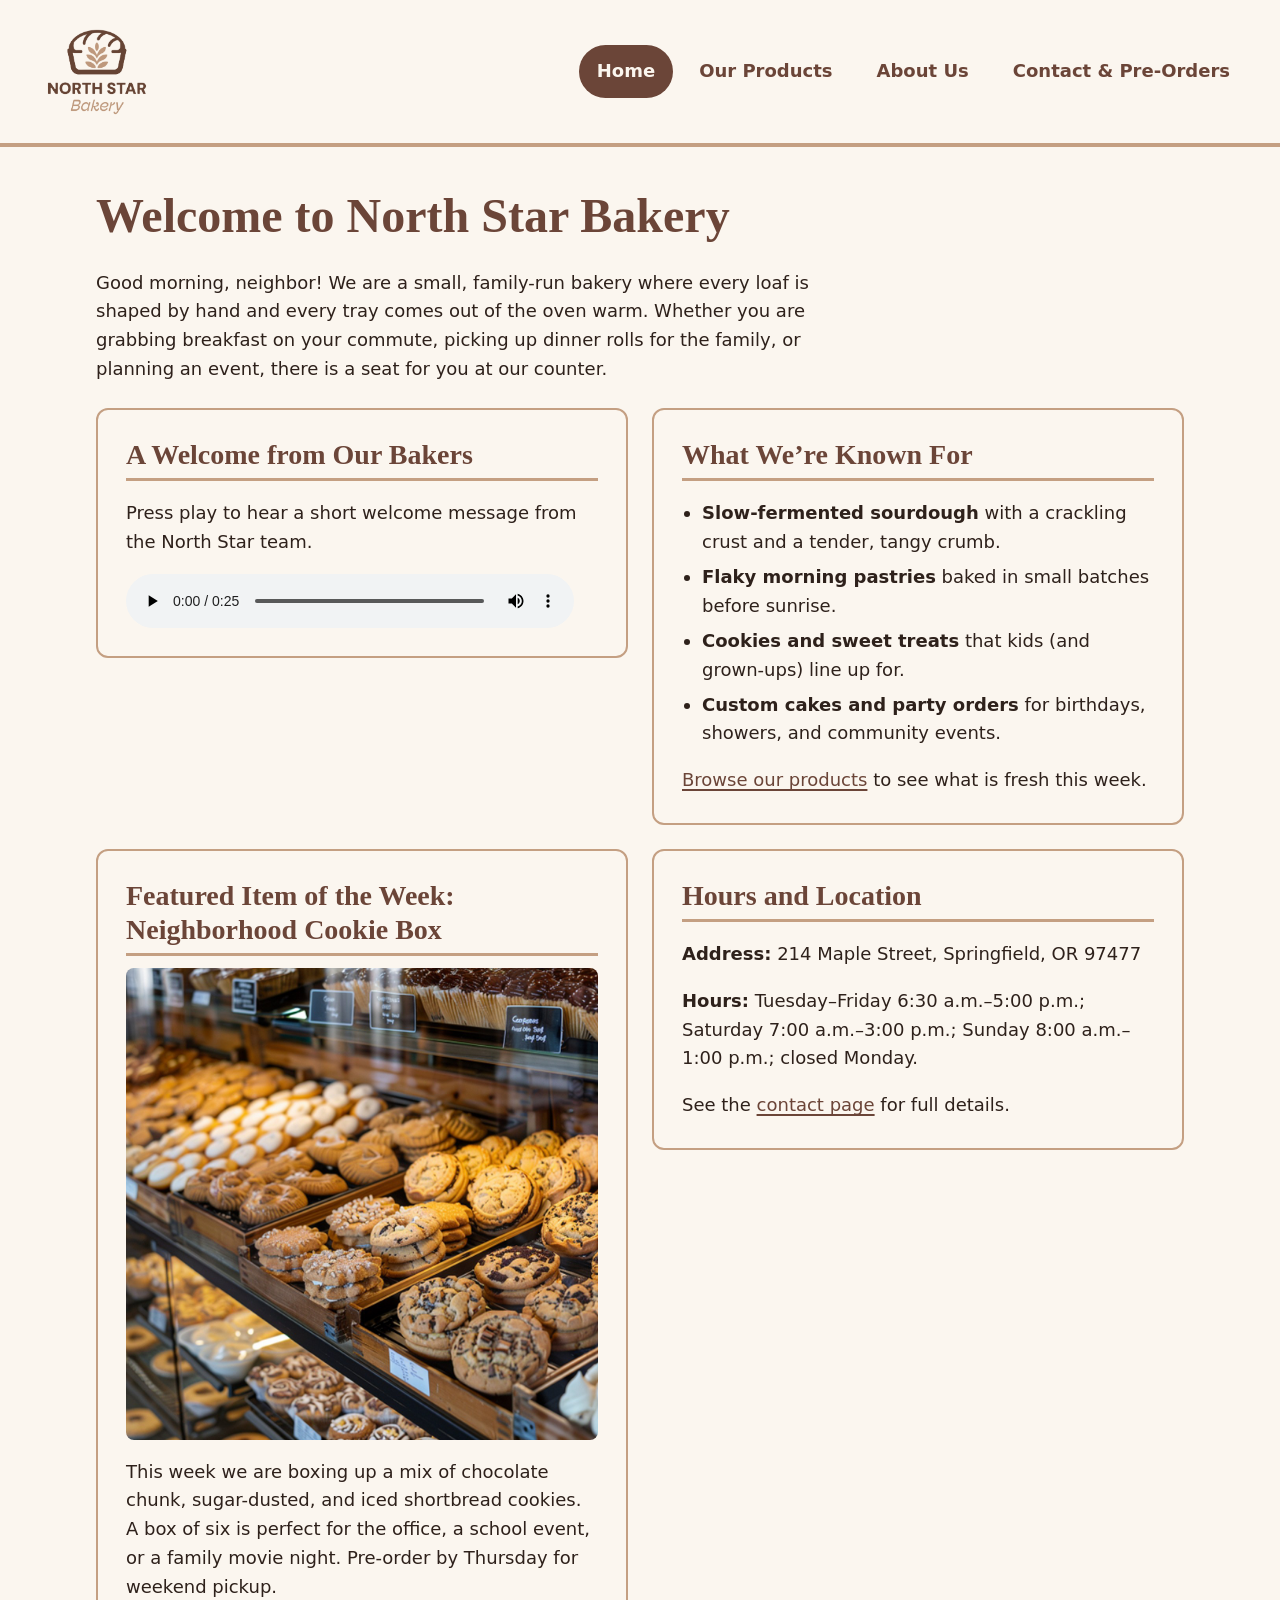
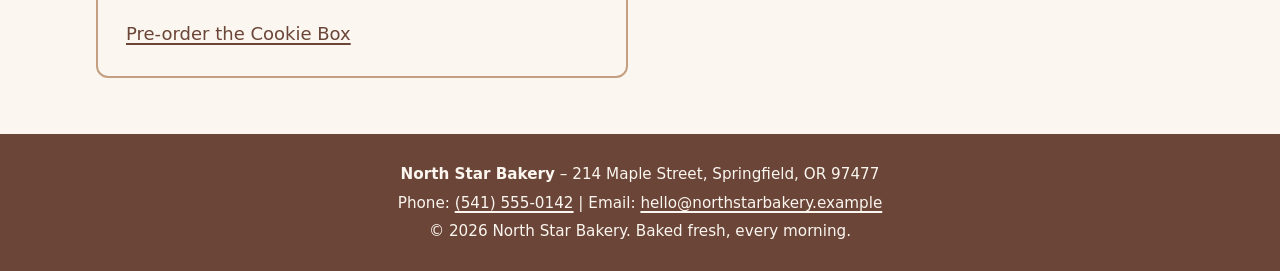
<file: index.html>
<!DOCTYPE html>
<html lang="en">
<head>
  <meta charset="UTF-8">
  <meta name="viewport" content="width=device-width, initial-scale=1.0">
  <meta name="description" content="North Star Bakery is a neighborhood bakery offering handmade breads, pastries, and cakes.">
  <title>North Star Bakery | Fresh Handmade Bread and Pastries</title>
   <link rel="stylesheet" href="styles.css">
</head>
<body>
  <a href="#main-content">Skip to main content</a>
  <header>
    <a href="index.html"><img src="bakery-logo.png" alt="North Star Bakery logo: a loaf of bread with a wheat sprig inside" width="150"></a>
    <nav aria-label="Main navigation">
      <ul>
        <li><a href="index.html" aria-current="page">Home</a></li>
        <li><a href="products.html">Our Products</a></li>
        <li><a href="about.html">About Us</a></li>
        <li><a href="contact.html">Contact &amp; Pre-Orders</a></li>
      </ul>
    </nav>
  </header>

  <main id="main-content">
    <h1>Welcome to North Star Bakery</h1>
    <p>Good morning, neighbor! We are a small, family-run bakery where every loaf is shaped by hand and every tray comes out of the oven warm. Whether you are grabbing breakfast on your commute, picking up dinner rolls for the family, or planning an event, there is a seat for you at our counter.</p>

    <section aria-labelledby="welcome-audio-heading">
      <h2 id="welcome-audio-heading">A Welcome from Our Bakers</h2>
      <p>Press play to hear a short welcome message from the North Star team.</p>
      <audio controls preload="metadata">
        <source src="bakery-welcome.mp3" type="audio/mpeg">
        <p>Your browser does not support the audio element. You can
          <a href="bakery-welcome.mp3">download the North Star Bakery welcome message (MP3)</a>
          instead. In it, our bakers welcome you to the neighborhood and invite you to stop by or place a pre-order.</p>
      </audio>
    </section>

    <section aria-labelledby="known-for-heading">
      <h2 id="known-for-heading">What We&rsquo;re Known For</h2>
      <ul>
        <li><strong>Slow-fermented sourdough</strong> with a crackling crust and a tender, tangy crumb.</li>
        <li><strong>Flaky morning pastries</strong> baked in small batches before sunrise.</li>
        <li><strong>Cookies and sweet treats</strong> that kids (and grown-ups) line up for.</li>
        <li><strong>Custom cakes and party orders</strong> for birthdays, showers, and community events.</li>
      </ul>
      <p><a href="products.html">Browse our products</a> to see what is fresh this week.</p>
    </section>

    <section aria-labelledby="featured-heading">
      <h2 id="featured-heading">Featured Item of the Week: Neighborhood Cookie Box</h2>
      <picture>
        <source media="(min-width: 800px)" srcset="bakery-feature-large.jpg">
        <img src="bakery-feature-small.jpg" alt="Display shelves of freshly baked cookies, including chocolate chunk, sugar-dusted and iced shortbread cookies, in wooden trays" width="600">
      </picture>
      <p>This week we are boxing up a mix of chocolate chunk, sugar-dusted, and iced shortbread cookies. A box of six is perfect for the office, a school event, or a family movie night. Pre-order by Thursday for weekend pickup.</p>
      <p><a href="contact.html">Pre-order the Cookie Box</a></p>
    </section>

    <section aria-labelledby="visit-heading">
      <h2 id="visit-heading">Hours and Location</h2>
      <p><strong>Address:</strong> 214 Maple Street, Springfield, OR 97477</p>
      <p><strong>Hours:</strong> Tuesday&ndash;Friday 6:30 a.m.&ndash;5:00 p.m.; Saturday 7:00 a.m.&ndash;3:00 p.m.; Sunday 8:00 a.m.&ndash;1:00 p.m.; closed Monday.</p>
      <p>See the <a href="contact.html">contact page</a> for full details.</p>
    </section>
  </main>

  <footer>
    <p><strong>North Star Bakery</strong> &ndash; 214 Maple Street, Springfield, OR 97477</p>
    <p>Phone: <a href="tel:+15415550142">(541) 555-0142</a> | Email: <a href="mailto:hello@northstarbakery.example">hello@northstarbakery.example</a></p>
    <p>&copy; 2026 North Star Bakery. Baked fresh, every morning.</p>
  </footer>
</body>
</html>
</file>
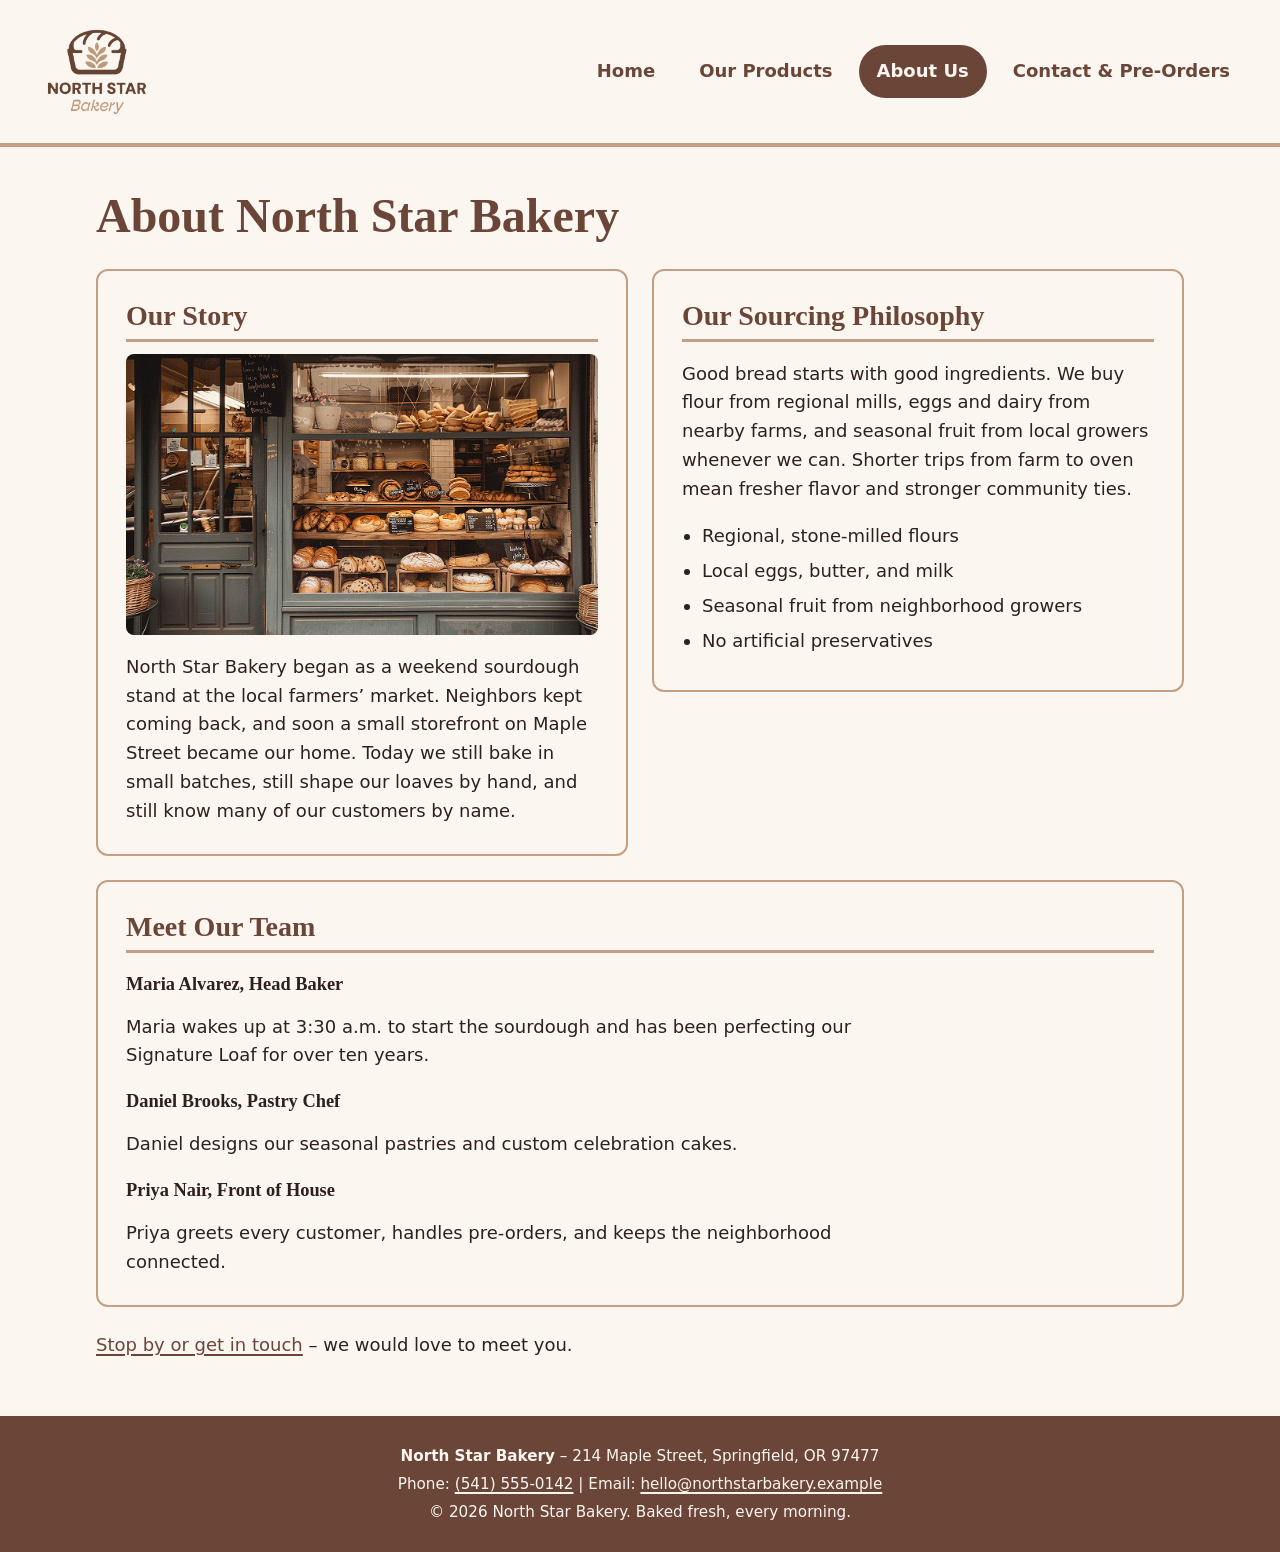
<file: about.html>
<!DOCTYPE html>
<html lang="en">
<head>
  <meta charset="UTF-8">
  <meta name="viewport" content="width=device-width, initial-scale=1.0">
  <meta name="description" content="The story, sourcing philosophy, and team behind North Star Bakery.">
  <title>About Us | North Star Bakery</title>
   <link rel="stylesheet" href="styles.css">
</head>
<body>
  <a href="#main-content">Skip to main content</a>
  <header>
    <a href="index.html"><img src="bakery-logo.png" alt="North Star Bakery logo: a loaf of bread with a wheat sprig inside" width="150"></a>
    <nav aria-label="Main navigation">
      <ul>
        <li><a href="index.html">Home</a></li>
        <li><a href="products.html">Our Products</a></li>
        <li><a href="about.html" aria-current="page">About Us</a></li>
        <li><a href="contact.html">Contact &amp; Pre-Orders</a></li>
      </ul>
    </nav>
  </header>

  <main id="main-content">
    <h1>About North Star Bakery</h1>

    <section aria-labelledby="story-heading">
      <h2 id="story-heading">Our Story</h2>
      <img src="bakery-storefront.jpg" alt="The North Star Bakery storefront, with a gray-green door and a window full of breads, rolls, and pastries on wooden shelves" width="600">
      <p>North Star Bakery began as a weekend sourdough stand at the local farmers&rsquo; market. Neighbors kept coming back, and soon a small storefront on Maple Street became our home. Today we still bake in small batches, still shape our loaves by hand, and still know many of our customers by name.</p>
    </section>

    <section aria-labelledby="sourcing-heading">
      <h2 id="sourcing-heading">Our Sourcing Philosophy</h2>
      <p>Good bread starts with good ingredients. We buy flour from regional mills, eggs and dairy from nearby farms, and seasonal fruit from local growers whenever we can. Shorter trips from farm to oven mean fresher flavor and stronger community ties.</p>
      <ul>
        <li>Regional, stone-milled flours</li>
        <li>Local eggs, butter, and milk</li>
        <li>Seasonal fruit from neighborhood growers</li>
        <li>No artificial preservatives</li>
      </ul>
    </section>

    <section aria-labelledby="staff-heading">
      <h2 id="staff-heading">Meet Our Team</h2>
      <h3>Maria Alvarez, Head Baker</h3>
      <p>Maria wakes up at 3:30 a.m. to start the sourdough and has been perfecting our Signature Loaf for over ten years.</p>
      <h3>Daniel Brooks, Pastry Chef</h3>
      <p>Daniel designs our seasonal pastries and custom celebration cakes.</p>
      <h3>Priya Nair, Front of House</h3>
      <p>Priya greets every customer, handles pre-orders, and keeps the neighborhood connected.</p>
    </section>

    <p><a href="contact.html">Stop by or get in touch</a> &ndash; we would love to meet you.</p>
  </main>

  <footer>
    <p><strong>North Star Bakery</strong> &ndash; 214 Maple Street, Springfield, OR 97477</p>
    <p>Phone: <a href="tel:+15415550142">(541) 555-0142</a> | Email: <a href="mailto:hello@northstarbakery.example">hello@northstarbakery.example</a></p>
    <p>&copy; 2026 North Star Bakery. Baked fresh, every morning.</p>
  </footer>
</body>
</html>
</file>
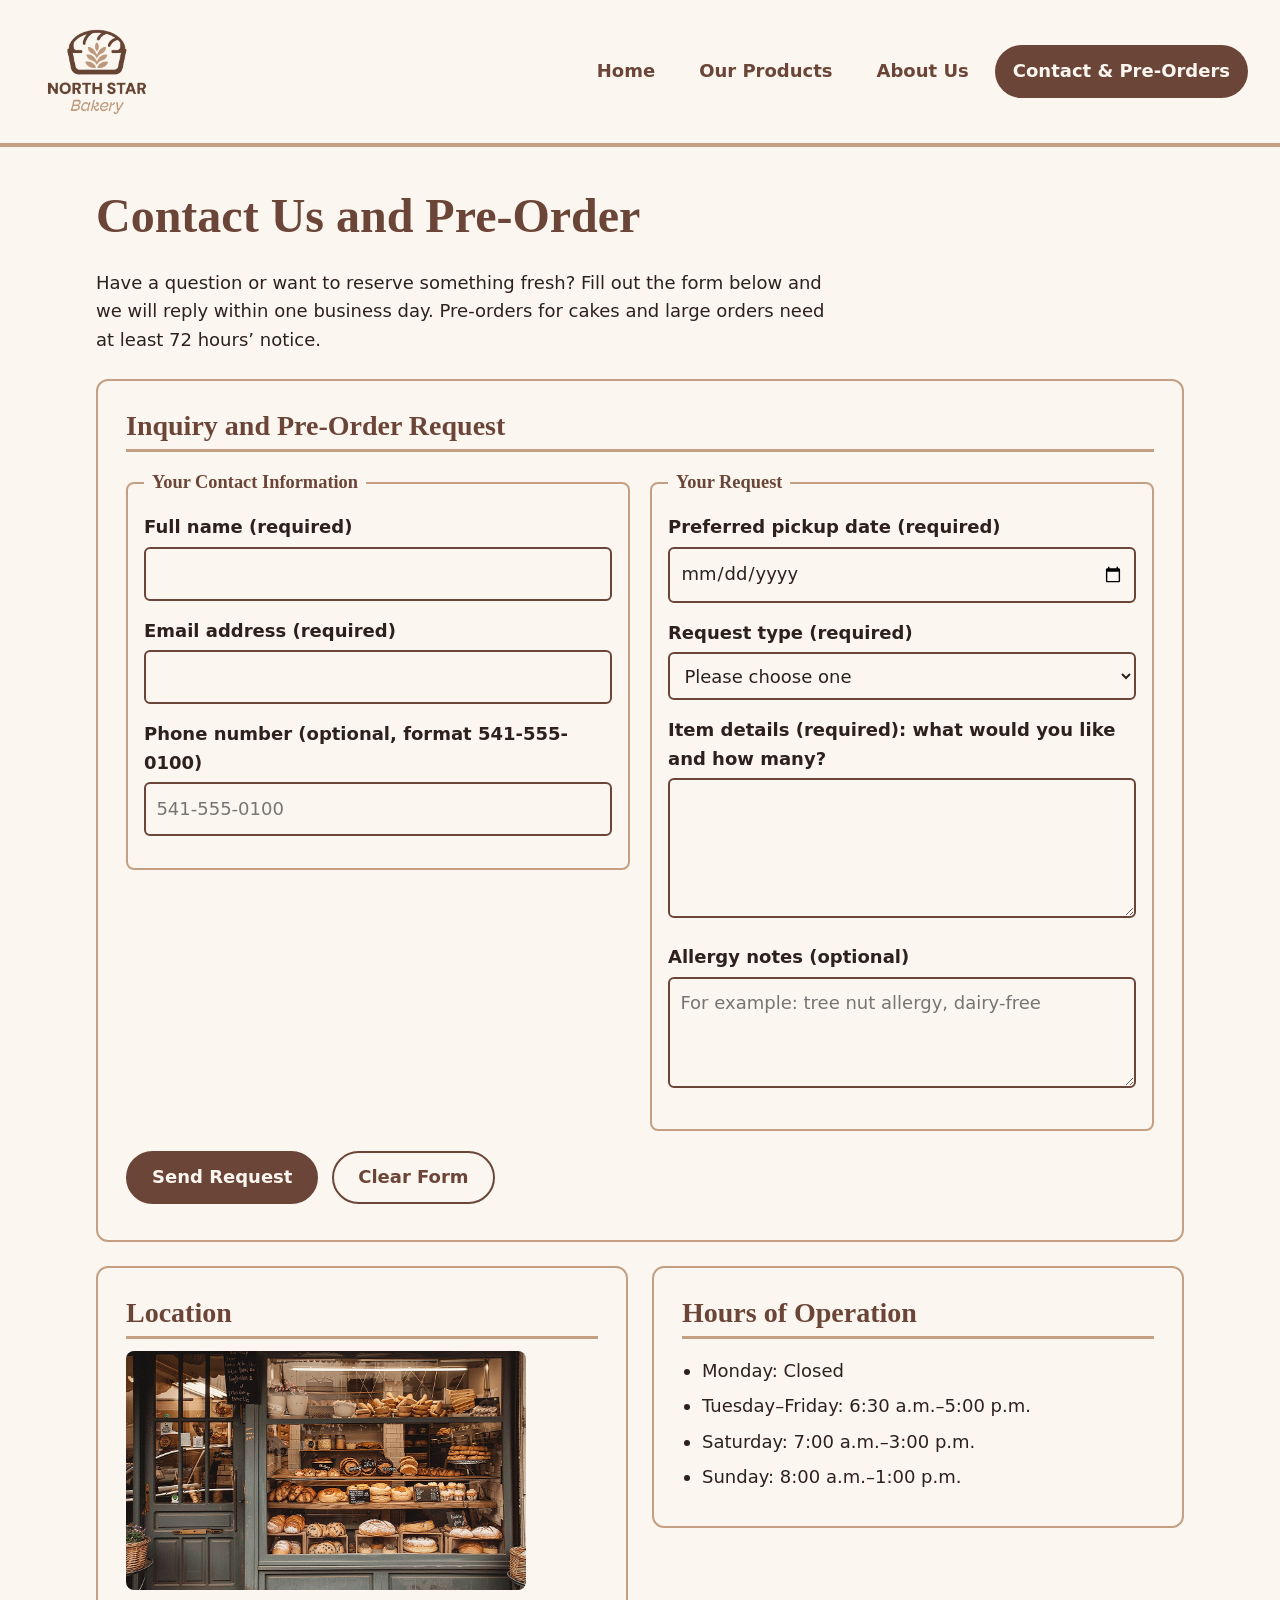
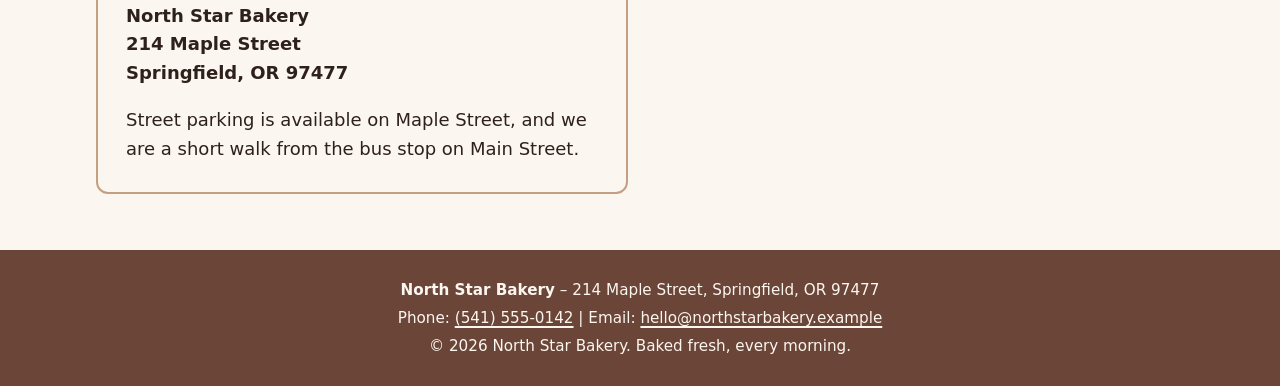
<file: contact.html>
<!DOCTYPE html>
<html lang="en">
<head>
  <meta charset="UTF-8">
  <meta name="viewport" content="width=device-width, initial-scale=1.0">
  <meta name="description" content="Send an inquiry or pre-order request to North Star Bakery. Find our hours and location.">
  <title>Contact and Pre-Orders | North Star Bakery</title>
  <link rel="stylesheet" href="styles.css">
  <script src="shared.js" defer></script>
  <script src="contact.js" defer></script>
</head>
<body>
  <a href="#main-content">Skip to main content</a>
  <header>
    <a href="index.html"><img src="bakery-logo.png" alt="North Star Bakery logo: a loaf of bread with a wheat sprig inside" width="150"></a>
    <nav aria-label="Main navigation">
      <ul>
        <li><a href="index.html">Home</a></li>
        <li><a href="products.html">Our Products</a></li>
        <li><a href="about.html">About Us</a></li>
        <li><a href="contact.html" aria-current="page">Contact &amp; Pre-Orders</a></li>
      </ul>
    </nav>
  </header>

  <main id="main-content">
    <h1>Contact Us and Pre-Order</h1>
    <p>Have a question or want to reserve something fresh? Fill out the form below and we will reply within one business day. Pre-orders for cakes and large orders need at least 72 hours&rsquo; notice.</p>

    <section aria-labelledby="form-heading">
      <h2 id="form-heading">Inquiry and Pre-Order Request</h2>
      <p id="prefill-note" hidden></p>
      <p id="form-status" role="status" tabindex="-1"></p>
      <form id="preorder-form" action="#" method="post" novalidate>
        <fieldset>
          <legend>Your Contact Information</legend>
          <p>
            <label for="name">Full name (required)</label><br>
            <input type="text" id="name" aria-describedby="name-error" name="name" required minlength="2" maxlength="60" autocomplete="name">
            <span class="error" id="name-error"></span>
          </p>
          <p>
            <label for="email">Email address (required)</label><br>
            <input type="email" id="email" aria-describedby="email-error" name="email" required autocomplete="email">
            <span class="error" id="email-error"></span>
          </p>
          <p>
            <label for="phone">Phone number (optional, format 541-555-0100)</label><br>
            <input type="tel" id="phone" aria-describedby="phone-error" name="phone" pattern="[0-9]{3}-[0-9]{3}-[0-9]{4}" placeholder="541-555-0100" autocomplete="tel">
            <span class="error" id="phone-error"></span>
          </p>
        </fieldset>

        <fieldset>
          <legend>Your Request</legend>
          <p>
            <label for="pickup-date">Preferred pickup date (required)</label><br>
            <input type="date" id="pickup-date" aria-describedby="pickup-date-error" name="pickup-date" required>
            <span class="error" id="pickup-date-error"></span>
          </p>
          <p>
            <label for="request-type">Request type (required)</label><br>
            <select id="request-type" aria-describedby="request-type-error" name="request-type" required>
              <option value="">Please choose one</option>
              <option value="pre-order">Pre-order</option>
              <option value="general-question">General question</option>
              <option value="event-catering">Event or catering inquiry</option>
            </select>
            <span class="error" id="request-type-error"></span>
          </p>
          <p>
            <label for="item-details">Item details (required): what would you like and how many?</label><br>
            <textarea id="item-details" aria-describedby="item-details-error" name="item-details" rows="4" cols="40" required minlength="10" maxlength="500"></textarea>
            <span class="error" id="item-details-error"></span>
          </p>
          <p>
            <label for="allergies">Allergy notes (optional)</label><br>
            <textarea id="allergies" aria-describedby="allergies-error" name="allergies" rows="3" cols="40" maxlength="300" placeholder="For example: tree nut allergy, dairy-free"></textarea>
            <span class="error" id="allergies-error"></span>
          </p>
        </fieldset>

        <p><button type="submit">Send Request</button> <button type="reset">Clear Form</button></p>
      </form>
    </section>

    <section aria-labelledby="location-heading">
      <h2 id="location-heading">Location</h2>
      <img src="bakery-storefront.jpg" alt="Front of North Star Bakery, a gray-green storefront with a window display of fresh bread" width="400">
      <address>
        North Star Bakery<br>
        214 Maple Street<br>
        Springfield, OR 97477
      </address>
      <p>Street parking is available on Maple Street, and we are a short walk from the bus stop on Main Street.</p>
    </section>

    <section aria-labelledby="hours-heading">
      <h2 id="hours-heading">Hours of Operation</h2>
      <ul>
        <li>Monday: Closed</li>
        <li>Tuesday&ndash;Friday: 6:30 a.m.&ndash;5:00 p.m.</li>
        <li>Saturday: 7:00 a.m.&ndash;3:00 p.m.</li>
        <li>Sunday: 8:00 a.m.&ndash;1:00 p.m.</li>
      </ul>
    </section>
  </main>

  <footer>
    <p><strong>North Star Bakery</strong> &ndash; 214 Maple Street, Springfield, OR 97477</p>
    <p>Phone: <a href="tel:+15415550142">(541) 555-0142</a> | Email: <a href="mailto:hello@northstarbakery.example">hello@northstarbakery.example</a></p>
    <p>&copy; 2026 North Star Bakery. Baked fresh, every morning.</p>
  </footer>
</body>
</html>
</file>
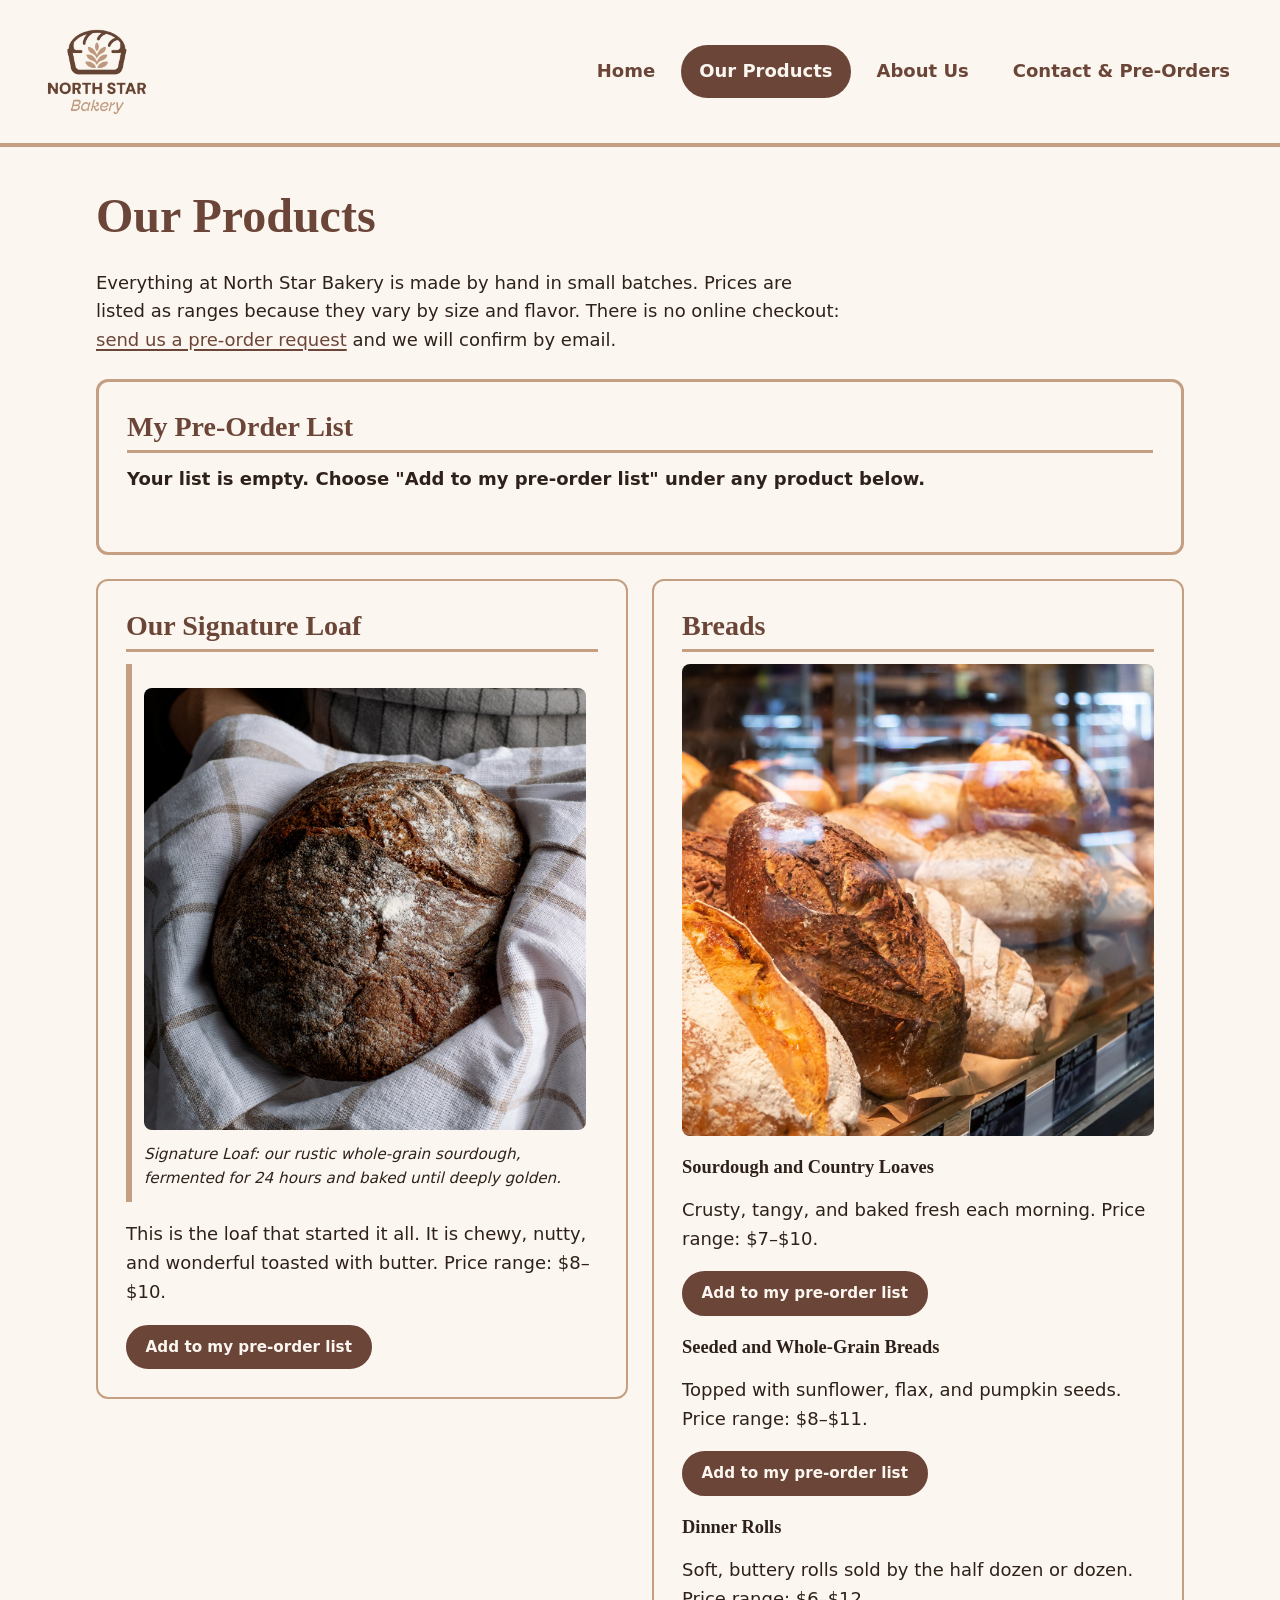
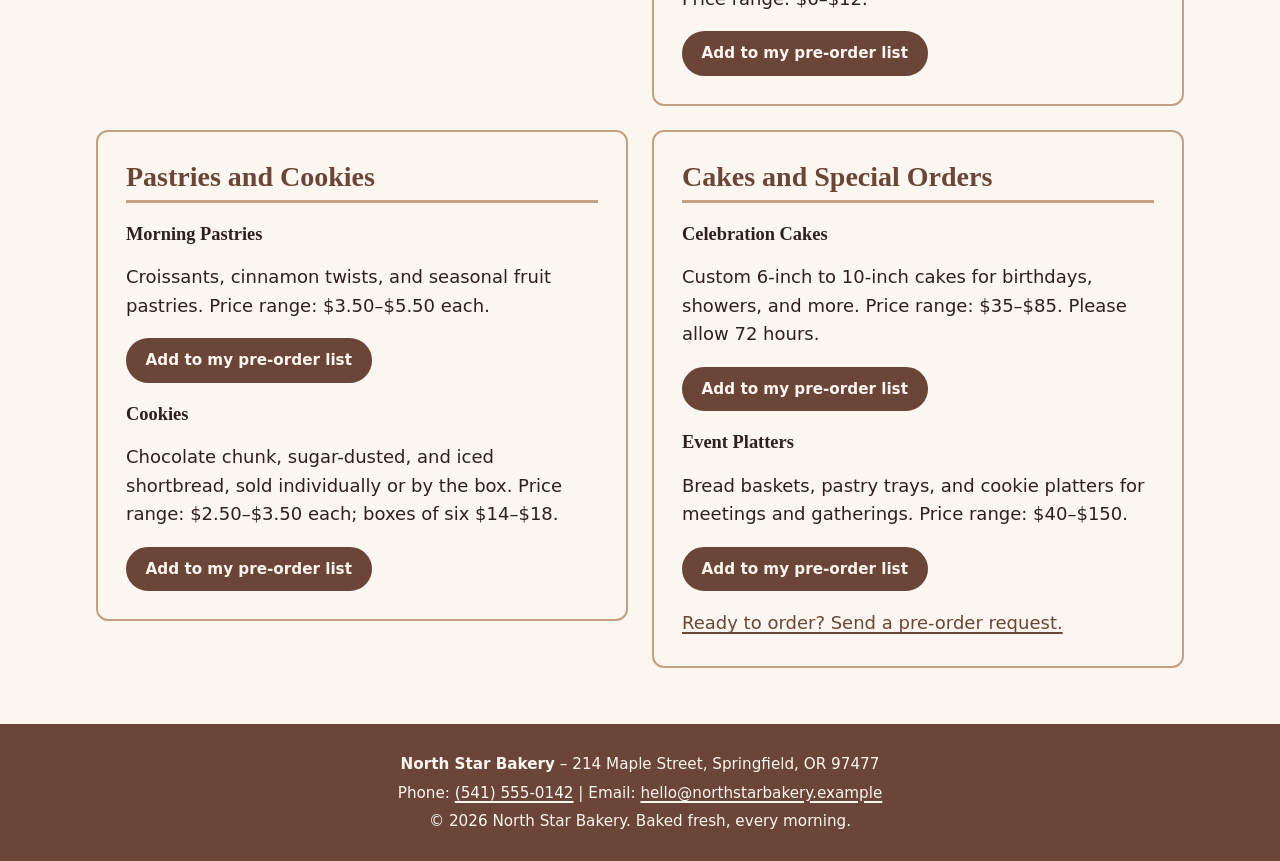
<file: products.html>
<!DOCTYPE html>
<html lang="en">
<head>
  <meta charset="UTF-8">
  <meta name="viewport" content="width=device-width, initial-scale=1.0">
  <meta name="description" content="Breads, pastries, cookies, and cakes from North Star Bakery, with price ranges.">
  <title>Our Products | North Star Bakery</title>
  <link rel="stylesheet" href="styles.css">
  <script src="shared.js" defer></script>
  <script src="products.js" defer></script>
</head>
<body>
  <a href="#main-content">Skip to main content</a>
  <header>
    <a href="index.html"><img src="bakery-logo.png" alt="North Star Bakery logo: a loaf of bread with a wheat sprig inside" width="150"></a>
    <nav aria-label="Main navigation">
      <ul>
        <li><a href="index.html">Home</a></li>
        <li><a href="products.html" aria-current="page">Our Products</a></li>
        <li><a href="about.html">About Us</a></li>
        <li><a href="contact.html">Contact &amp; Pre-Orders</a></li>
      </ul>
    </nav>
  </header>

  <main id="main-content">
    <h1>Our Products</h1>
    <p>Everything at North Star Bakery is made by hand in small batches. Prices are listed as ranges because they vary by size and flavor. There is no online checkout: <a href="contact.html">send us a pre-order request</a> and we will confirm by email.</p>

    <section id="preorder-list" aria-labelledby="list-heading">
      <h2 id="list-heading">My Pre-Order List</h2>
      <p id="list-status" tabindex="-1" aria-live="polite"></p>
      <ul id="list-items"></ul>
      <p id="list-total" hidden></p>
      <p>
        <a id="send-list" href="contact.html" hidden>Send my list as a pre-order request</a>
        <button type="button" id="clear-list" hidden>Clear list</button>
      </p>
    </section>

    <section aria-labelledby="signature-heading">
      <h2 id="signature-heading">Our Signature Loaf</h2>
      <figure>
        <img src="bakery-signature-loaf.jpg" alt="A round, flour-dusted loaf of dark sourdough resting in a white and tan checked kitchen towel" width="500">
        <figcaption>Signature Loaf: our rustic whole-grain sourdough, fermented for 24 hours and baked until deeply golden.</figcaption>
      </figure>
      <p>This is the loaf that started it all. It is chewy, nutty, and wonderful toasted with butter. Price range: $8&ndash;$10.</p>
      <div class="product-action" data-product-id="signature-loaf"></div>
    </section>

    <section aria-labelledby="breads-heading">
      <h2 id="breads-heading">Breads</h2>
      <img src="bakery-bread.jpg" alt="Rows of crusty artisan loaves, some seeded and some dusted with flour, on a bakery display shelf" width="500">
      <h3>Sourdough and Country Loaves</h3>
      <p>Crusty, tangy, and baked fresh each morning. Price range: $7&ndash;$10.</p>
      <div class="product-action" data-product-id="sourdough-country"></div>
      <h3>Seeded and Whole-Grain Breads</h3>
      <p>Topped with sunflower, flax, and pumpkin seeds. Price range: $8&ndash;$11.</p>
      <div class="product-action" data-product-id="seeded-whole-grain"></div>
      <h3>Dinner Rolls</h3>
      <p>Soft, buttery rolls sold by the half dozen or dozen. Price range: $6&ndash;$12.</p>
      <div class="product-action" data-product-id="dinner-rolls"></div>
    </section>

    <section aria-labelledby="pastries-heading">
      <h2 id="pastries-heading">Pastries and Cookies</h2>
      <h3>Morning Pastries</h3>
      <p>Croissants, cinnamon twists, and seasonal fruit pastries. Price range: $3.50&ndash;$5.50 each.</p>
      <div class="product-action" data-product-id="morning-pastries"></div>
      <h3>Cookies</h3>
      <p>Chocolate chunk, sugar-dusted, and iced shortbread, sold individually or by the box. Price range: $2.50&ndash;$3.50 each; boxes of six $14&ndash;$18.</p>
      <div class="product-action" data-product-id="cookies"></div>
    </section>

    <section aria-labelledby="cakes-heading">
      <h2 id="cakes-heading">Cakes and Special Orders</h2>
      <h3>Celebration Cakes</h3>
      <p>Custom 6-inch to 10-inch cakes for birthdays, showers, and more. Price range: $35&ndash;$85. Please allow 72 hours.</p>
      <div class="product-action" data-product-id="celebration-cakes"></div>
      <h3>Event Platters</h3>
      <p>Bread baskets, pastry trays, and cookie platters for meetings and gatherings. Price range: $40&ndash;$150.</p>
      <div class="product-action" data-product-id="event-platters"></div>
      <p><a href="contact.html">Ready to order? Send a pre-order request.</a></p>
    </section>
  </main>

  <footer>
    <p><strong>North Star Bakery</strong> &ndash; 214 Maple Street, Springfield, OR 97477</p>
    <p>Phone: <a href="tel:+15415550142">(541) 555-0142</a> | Email: <a href="mailto:hello@northstarbakery.example">hello@northstarbakery.example</a></p>
    <p>&copy; 2026 North Star Bakery. Baked fresh, every morning.</p>
  </footer>
</body>
</html>
</file>
<file: styles.css>
/* ==========================================================
   North Star Bakery - Visual Design System
   Palette (4 colors, taken from the logo):
     --cream  #FBF6EF  page background
     --brown  #6B4538  headings, links, buttons, footer
     --tan    #C49F82  borders and decorative accents only
     --ink    #2E211B  body text
   Fonts (2 families): Georgia (headings), system sans-serif (body)
   Approach: mobile-first; Flexbox layout; media queries at 48em and 64em
   ========================================================== */

:root {
  --cream: #FBF6EF;
  --brown: #6B4538;
  --tan: #C49F82;
  --ink: #2E211B;
  --font-heading: Georgia, "Times New Roman", serif;
  --font-body: system-ui, -apple-system, "Segoe UI", Roboto, Arial, sans-serif;
  --space: 1rem;
}

/* ---------- Base (mobile first) ---------- */
*,
*::before,
*::after {
  box-sizing: border-box;
}

body {
  margin: 0;
  background-color: var(--cream);
  color: var(--ink);
  font-family: var(--font-body);
  font-size: 1rem;
  line-height: 1.6;
}

img {
  display: block;
  max-width: 100%;
  height: auto;
  border-radius: 8px;
}

a {
  color: var(--brown);
  text-decoration-thickness: 2px;
  text-underline-offset: 3px;
}

a:hover {
  text-decoration-color: var(--tan);
}

a:focus-visible,
button:focus-visible,
input:focus-visible,
select:focus-visible,
textarea:focus-visible {
  outline: 3px solid var(--brown);
  outline-offset: 3px;
}

/* ---------- Skip link (visible only when focused) ---------- */
body > a:first-child {
  position: absolute;
  left: -999px;
  top: 0;
  padding: 0.75rem 1rem;
  background-color: var(--brown);
  color: var(--cream);
  z-index: 10;
}

body > a:first-child:focus {
  left: 0;
}

/* ---------- Header and navigation ---------- */
header {
  display: flex;
  flex-direction: column;
  align-items: center;
  gap: var(--space);
  padding: var(--space);
  background-color: var(--cream);
  border-bottom: 4px solid var(--tan);
}

header img {
  width: 110px;
  border-radius: 0;
  mix-blend-mode: multiply; /* lets the logo's white box blend into the cream header */
}

nav ul {
  display: flex;
  flex-wrap: wrap;
  justify-content: center;
  gap: 0.5rem;
  margin: 0;
  padding: 0;
  list-style: none;
}

nav a {
  display: block;
  padding: 0.65rem 1rem;
  min-height: 44px;
  border: 2px solid transparent;
  border-radius: 999px;
  color: var(--brown);
  font-weight: 700;
  text-decoration: none;
}

nav a:hover {
  border-color: var(--tan);
}

nav a[aria-current="page"] {
  background-color: var(--brown);
  color: var(--cream);
}

/* ---------- Main content: stacked on mobile ---------- */
main {
  display: flex;
  flex-direction: column;
  gap: 1.5rem;
  max-width: 72rem;
  margin: 0 auto;
  padding: 1.5rem var(--space) 2.5rem;
}

main > p {
  margin: 0;
  max-width: 65ch;
}

section {
  padding: 1.25rem;
  border: 2px solid var(--tan);
  border-radius: 12px;
}

section > :last-child {
  margin-bottom: 0;
}

/* ---------- Typography and hierarchy ---------- */
h1,
h2,
h3 {
  font-family: var(--font-heading);
  line-height: 1.2;
}

h1 {
  margin: 0;
  color: var(--brown);
  font-size: 2rem;
}

h2 {
  margin: 0 0 0.75rem;
  padding-bottom: 0.4rem;
  border-bottom: 3px solid var(--tan);
  color: var(--brown);
  font-size: 1.5rem;
}

h3 {
  margin: 1.25rem 0 0.25rem;
  color: var(--ink);
  font-size: 1.15rem;
}

p,
li {
  max-width: 65ch;
}

section ul {
  padding-left: 1.25rem;
}

section li {
  margin-bottom: 0.4rem;
}

/* ---------- Media ---------- */
section img,
section picture,
figure {
  margin: 0.75rem 0;
}

audio {
  display: block;
  width: 100%;
  max-width: 28rem;
  margin: 0.75rem 0;
}

figure {
  padding: 0.75rem;
  border-left: 6px solid var(--tan);
}

figcaption {
  margin-top: 0.5rem;
  font-style: italic;
  font-size: 0.95rem;
}

address {
  font-style: normal;
  font-weight: 700;
  margin: 0.75rem 0;
}

/* ---------- Form ---------- */
form {
  display: flex;
  flex-direction: column;
  gap: 1.25rem;
}

fieldset {
  min-width: 0;
  margin: 0;
  padding: 1rem;
  border: 2px solid var(--tan);
  border-radius: 8px;
}

legend {
  padding: 0 0.5rem;
  color: var(--brown);
  font-family: var(--font-heading);
  font-size: 1.15rem;
  font-weight: 700;
}

fieldset p {
  margin: 0 0 1rem;
}

label {
  display: inline-block;
  margin-bottom: 0.3rem;
  font-weight: 700;
}

input,
select,
textarea {
  width: 100%;
  max-width: 32rem;
  padding: 0.65rem;
  border: 2px solid var(--brown);
  border-radius: 6px;
  background-color: var(--cream);
  color: var(--ink);
  font: inherit;
}

textarea {
  resize: vertical;
}

button {
  min-height: 44px;
  margin: 0 0.5rem 0.5rem 0;
  padding: 0.65rem 1.5rem;
  border: 2px solid var(--brown);
  border-radius: 999px;
  background-color: var(--brown);
  color: var(--cream);
  font: inherit;
  font-weight: 700;
  cursor: pointer;
}

button[type="reset"] {
  background-color: var(--cream);
  color: var(--brown);
}

button:hover {
  border-color: var(--tan);
}

/* ---------- Footer ---------- */
footer {
  padding: 1.5rem var(--space);
  background-color: var(--brown);
  color: var(--cream);
  text-align: center;
  font-size: 0.95rem;
}

footer p {
  max-width: none;
  margin: 0.25rem 0;
}

footer a {
  color: var(--cream);
}

footer a:hover {
  text-decoration-color: var(--tan);
}

/* ==========================================================
   Tablet and up (48em = 768px): header in a row, two-column grid
   built with Flexbox
   ========================================================== */
@media (min-width: 48em) {
  header {
    flex-direction: row;
    justify-content: space-between;
    padding: var(--space) 2rem;
  }

  header img {
    width: 130px;
  }

  nav ul {
    justify-content: flex-end;
  }

  main {
    flex-direction: row;
    flex-wrap: wrap;
    align-items: flex-start;
    padding: 2rem;
  }

  /* heading and intro paragraphs span the full width */
  main > h1,
  main > p {
    flex: 1 1 100%;
  }

  /* sections sit side by side; a lone last section grows to fill the row */
  main > section {
    flex: 1 1 calc(50% - 1rem);
    min-width: 0;
  }

  /* the form gets the full row */
  main > section[aria-labelledby="form-heading"] {
    flex-basis: 100%;
  }

  form {
    flex-direction: row;
    flex-wrap: wrap;
    align-items: flex-start;
  }

  fieldset {
    flex: 1 1 calc(50% - 0.75rem);
  }

  form > p {
    flex: 1 1 100%;
    margin: 0;
  }

  h1 {
    font-size: 2.5rem;
  }
}

/* ==========================================================
   Desktop (64em = 1024px): more breathing room, larger type
   ========================================================== */
@media (min-width: 64em) {
  body {
    font-size: 1.125rem;
  }

  main {
    padding: 2.5rem 2rem 3.5rem;
  }

  main > section {
    padding: 1.75rem;
  }

  h1 {
    font-size: 3rem;
  }

  h2 {
    font-size: 1.75rem;
  }
}

/* ==========================================================
   Interactive features (Touchstone 4): pre-order list and
   form validation. Same four colors, no new ones.
   ========================================================== */

/* "Add to my pre-order list" buttons under each product */
.product-action {
  margin: 0.5rem 0 0.25rem;
}

.product-action button {
  margin: 0;
  padding: 0.5rem 1.1rem;
  font-size: 0.95rem;
}

/* pressed state: the item is on the list, so the button flips to outline style */
.product-action button[aria-pressed="true"] {
  background-color: var(--cream);
  color: var(--brown);
}

/* My Pre-Order List panel */
#preorder-list {
  flex-basis: 100%;
  background-color: var(--cream);
  border-width: 3px;
}

#list-status {
  margin: 0 0 0.75rem;
  font-weight: 700;
}

#list-status:focus {
  outline: 3px solid var(--brown);
  outline-offset: 3px;
}

#list-items {
  display: flex;
  flex-direction: column;
  gap: 0.75rem;
  margin: 0 0 0.75rem;
  padding: 0;
  list-style: none;
}

#list-items li {
  display: flex;
  flex-wrap: wrap;
  align-items: center;
  gap: 0.5rem 1rem;
  max-width: none;
  margin: 0;
  padding: 0.75rem;
  border: 2px solid var(--tan);
  border-radius: 8px;
}

#list-items li strong {
  flex: 1 1 14rem;
}

#list-items li label {
  margin: 0;
}

#list-items input {
  width: 5rem;
}

#list-items button {
  min-height: 40px;
  margin: 0;
  padding: 0.4rem 1rem;
  background-color: var(--cream);
  color: var(--brown);
}

#list-total {
  font-family: var(--font-heading);
  font-size: 1.15rem;
  font-weight: 700;
  color: var(--brown);
}

#send-list {
  display: inline-block;
  margin: 0 1rem 0.5rem 0;
  padding: 0.65rem 1.5rem;
  border-radius: 999px;
  background-color: var(--brown);
  color: var(--cream);
  font-weight: 700;
  text-decoration: none;
}

#send-list[hidden],
#clear-list[hidden],
#list-total[hidden],
#prefill-note[hidden] {
  display: none;
}

/* Form messages */
#prefill-note,
#form-status {
  max-width: none;
  margin: 0 0 1rem;
  font-weight: 700;
}

#prefill-note {
  padding: 0.75rem;
  border-left: 6px solid var(--tan);
}

#form-status:not(:empty) {
  padding: 0.75rem;
  border: 3px solid var(--brown);
  border-radius: 8px;
}

#form-status:focus {
  outline: 3px solid var(--brown);
  outline-offset: 3px;
}

/* Validation: message under the field, thicker dashed border on the field */
.error {
  display: block;
  margin-top: 0.35rem;
  color: var(--brown);
  font-weight: 700;
}

.error:empty {
  display: none;
}

[aria-invalid="true"] {
  border-style: dashed;
  border-width: 4px;
}
</file>
